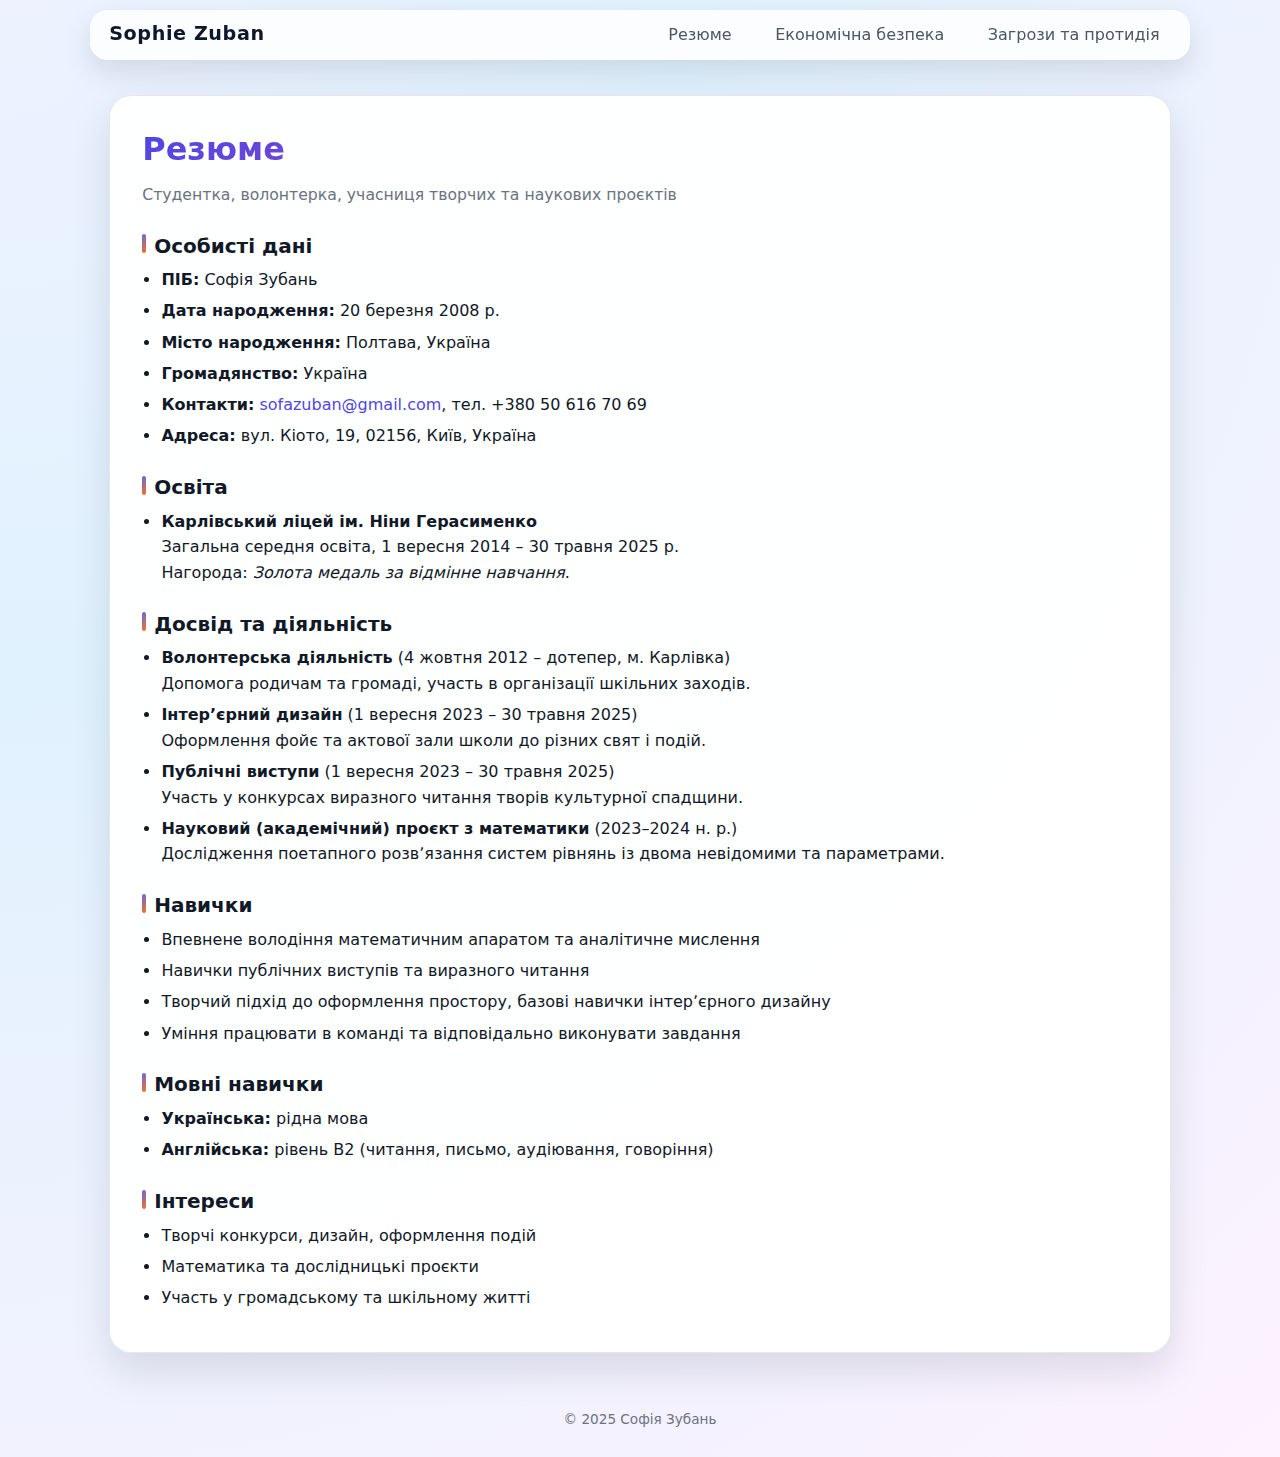
<file: index.html>
<!DOCTYPE html>
<html lang="uk">
<head>
    <meta charset="UTF-8">
    <title>Резюме – Софія Зубань</title>
    <link rel="stylesheet" href="style.css">
</head>
<body>
<header>
    <nav class="nav">
        <a href="index.html" class="logo">Sophie Zuban</a>
        <div class="menu">
            <a href="index.html">Резюме</a>
            <a href="security.html">Економічна безпека</a>
            <a href="threats.html">Загрози та протидія</a>
        </div>
    </nav>
</header>

<main class="container">
    <section class="card">
        <h1>Резюме</h1>
        <p class="subtitle">Студентка, волонтерка, учасниця творчих та наукових проєктів</p>

        <h2>Особисті дані</h2>
        <ul>
            <li><strong>ПІБ:</strong> Софія Зубань</li>
            <li><strong>Дата народження:</strong> 20 березня 2008 р.</li>
            <li><strong>Місто народження:</strong> Полтава, Україна</li>
            <li><strong>Громадянство:</strong> Україна</li>
            <li><strong>Контакти:</strong> <a href="mailto:sofazuban@gmail.com">sofazuban@gmail.com</a>, 
                тел. +380 50 616 70 69</li>
            <li><strong>Адреса:</strong> вул. Кіото, 19, 02156, Київ, Україна</li>
        </ul>

        <h2>Освіта</h2>
        <ul>
            <li>
                <strong>Карлівський ліцей ім. Ніни Герасименко</strong><br>
                Загальна середня освіта, 1 вересня 2014 – 30 травня 2025 р.<br>
                Нагорода: <em>Золота медаль за відмінне навчання</em>.
            </li>
        </ul>

        <h2>Досвід та діяльність</h2>
        <ul>
            <li>
                <strong>Волонтерська діяльність</strong> (4 жовтня 2012 – дотепер, м. Карлівка)<br>
                Допомога родичам та громаді, участь в організації шкільних заходів.
            </li>
            <li>
                <strong>Інтер’єрний дизайн</strong> (1 вересня 2023 – 30 травня 2025)<br>
                Оформлення фойє та актової зали школи до різних свят і подій.
            </li>
            <li>
                <strong>Публічні виступи</strong> (1 вересня 2023 – 30 травня 2025)<br>
                Участь у конкурсах виразного читання творів культурної спадщини.
            </li>
            <li>
                <strong>Науковий (академічний) проєкт з математики</strong> (2023–2024 н. р.)<br>
                Дослідження поетапного розвʼязання систем рівнянь із двома невідомими та параметрами.
            </li>
        </ul>

        <h2>Навички</h2>
        <ul>
            <li>Впевнене володіння математичним апаратом та аналітичне мислення</li>
            <li>Навички публічних виступів та виразного читання</li>
            <li>Творчий підхід до оформлення простору, базові навички інтерʼєрного дизайну</li>
            <li>Уміння працювати в команді та відповідально виконувати завдання</li>
        </ul>

        <h2>Мовні навички</h2>
        <ul>
            <li><strong>Українська:</strong> рідна мова</li>
            <li><strong>Англійська:</strong> рівень B2 (читання, письмо, аудіювання, говоріння)</li>
        </ul>

        <h2>Інтереси</h2>
        <ul>
            <li>Творчі конкурси, дизайн, оформлення подій</li>
            <li>Математика та дослідницькі проєкти</li>
            <li>Участь у громадському та шкільному житті</li>
        </ul>
    </section>
</main>

<footer>
    <p>© 2025 Софія Зубань</p>
</footer>
</body>
</html>
</file>
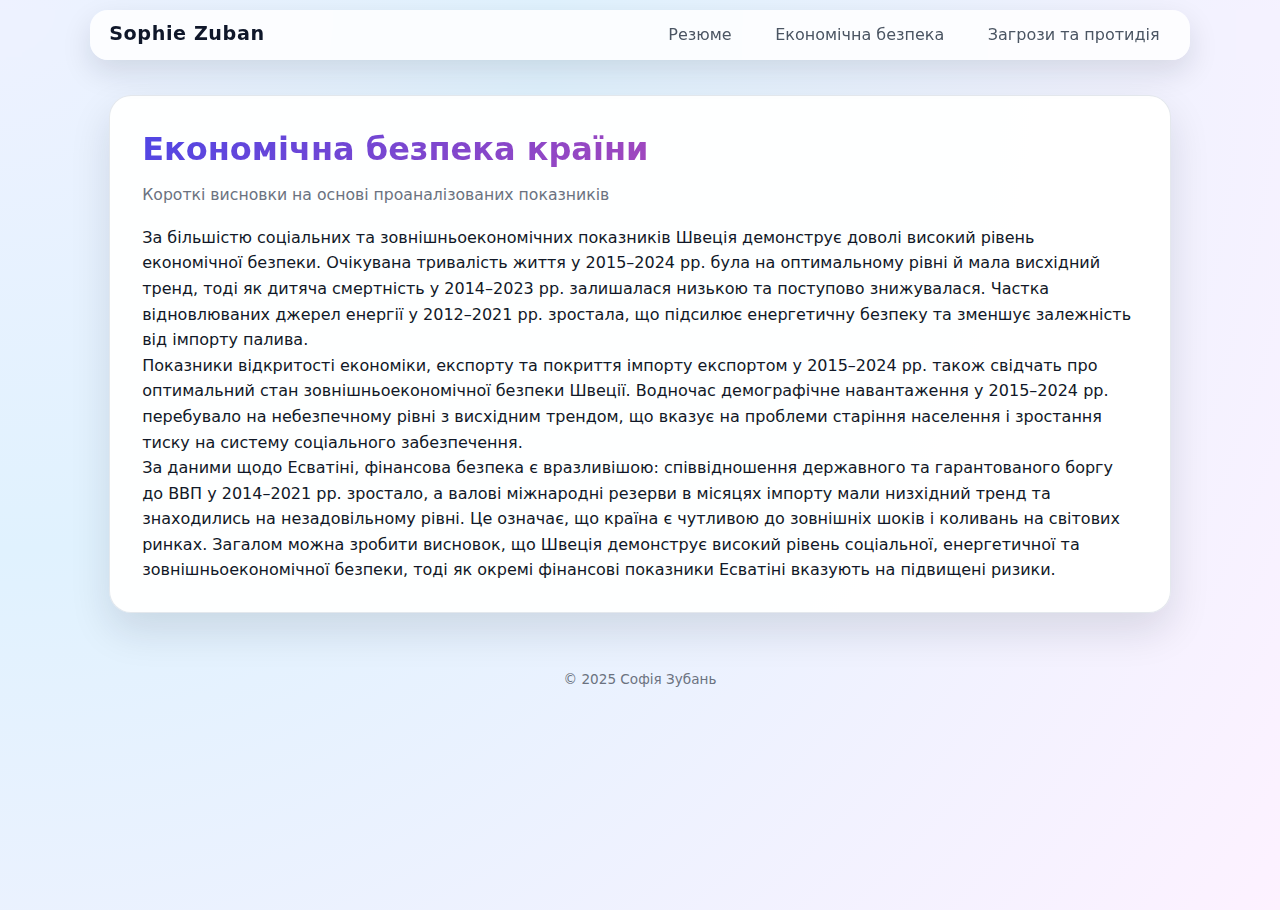
<file: security.html>
<!DOCTYPE html>
<html lang="uk">
<head>
    <meta charset="UTF-8">
    <title>Економічна безпека країни</title>
    <link rel="stylesheet" href="style.css">
</head>
<body>
<header>
    <nav class="nav">
        <a href="index.html" class="logo">Sophie Zuban</a>
        <div class="menu">
            <a href="index.html">Резюме</a>
            <a href="security.html">Економічна безпека</a>
            <a href="threats.html">Загрози та протидія</a>
        </div>
    </nav>
</header>

<main class="container">
    <section class="card">
        <h1>Економічна безпека країни</h1>
        <p class="subtitle">Короткі висновки на основі проаналізованих показників</p>

        <p>
            За більшістю соціальних та зовнішньоекономічних показників Швеція демонструє 
            доволі високий рівень економічної безпеки. Очікувана тривалість життя у 2015–2024 рр. 
            була на оптимальному рівні й мала висхідний тренд, тоді як дитяча смертність у 2014–2023 рр. 
            залишалася низькою та поступово знижувалася. Частка відновлюваних джерел енергії у 2012–2021 рр. 
            зростала, що підсилює енергетичну безпеку та зменшує залежність від імпорту палива.
        </p>

        <p>
            Показники відкритості економіки, експорту та покриття імпорту експортом у 2015–2024 рр. 
            також свідчать про оптимальний стан зовнішньоекономічної безпеки Швеції. 
            Водночас демографічне навантаження у 2015–2024 рр. перебувало на небезпечному рівні 
            з висхідним трендом, що вказує на проблеми старіння населення і зростання тиску 
            на систему соціального забезпечення. 
        </p>

        <p>
            За даними щодо Есватіні, фінансова безпека є вразливішою: співвідношення державного 
            та гарантованого боргу до ВВП у 2014–2021 рр. зростало, а валові міжнародні резерви 
            в місяцях імпорту мали низхідний тренд та знаходились на незадовільному рівні. 
            Це означає, що країна є чутливою до зовнішніх шоків і коливань на світових ринках. 
            Загалом можна зробити висновок, що Швеція демонструє високий рівень соціальної, 
            енергетичної та зовнішньоекономічної безпеки, тоді як окремі фінансові показники 
            Есватіні вказують на підвищені ризики.
        </p>
    </section>
</main>

<footer>
    <p>© 2025 Софія Зубань</p>
</footer>
</body>
</html>
</file>
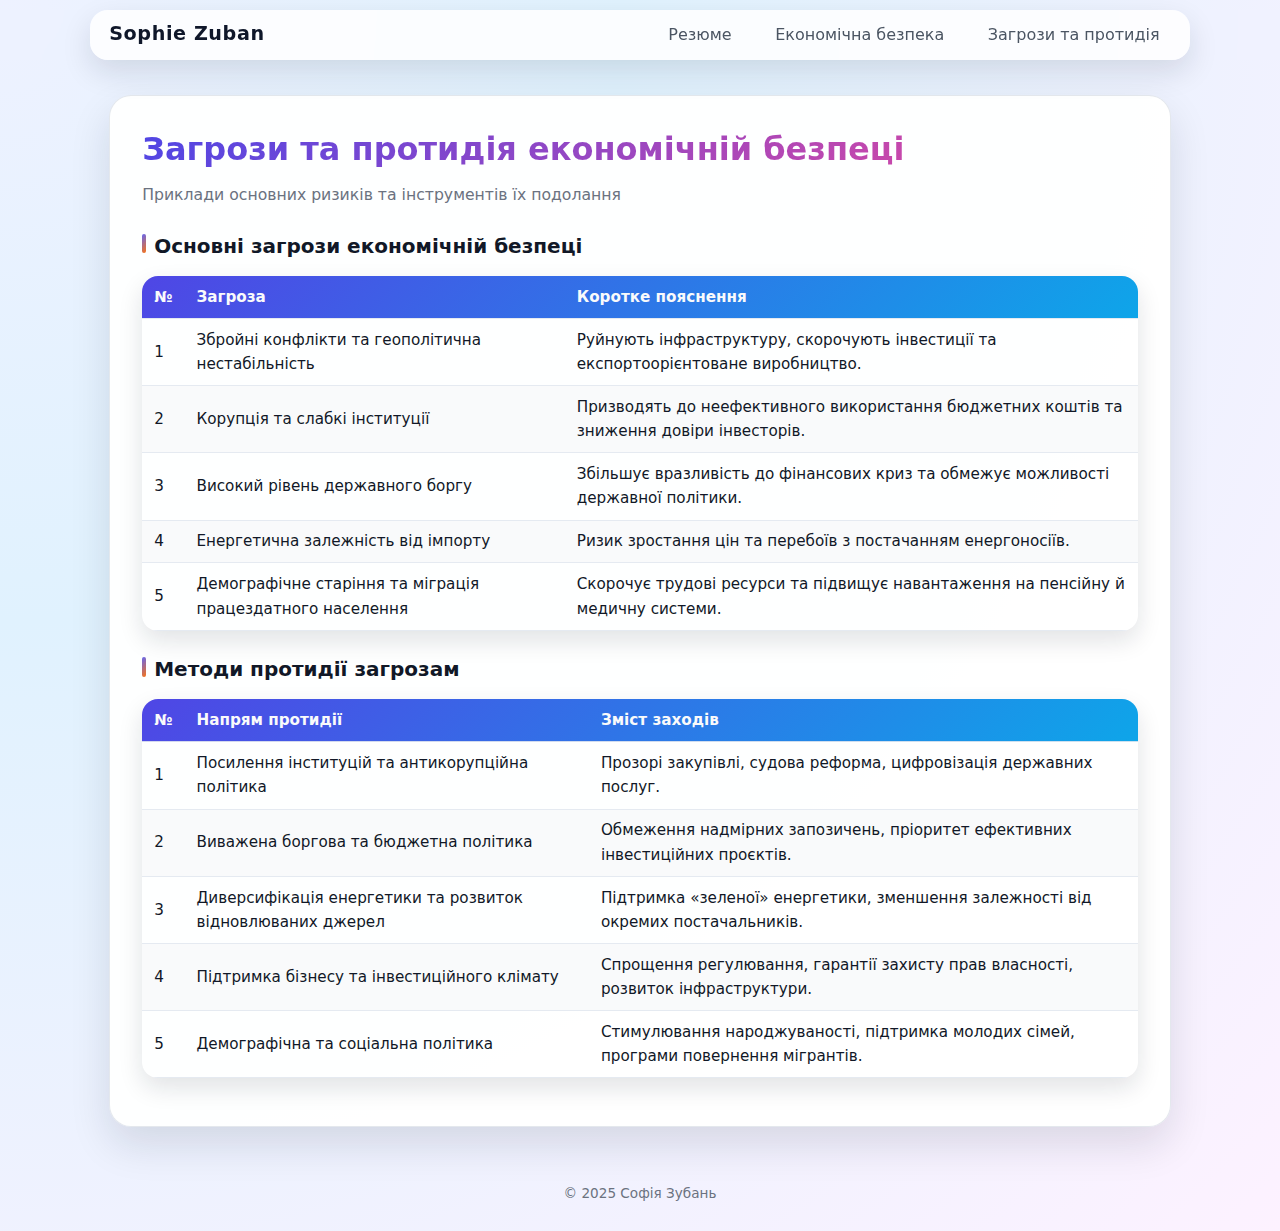
<file: threats.html>
<!DOCTYPE html>
<html lang="uk">
<head>
    <meta charset="UTF-8">
    <title>Загрози та протидія</title>
    <link rel="stylesheet" href="style.css">
</head>
<body>
<header>
    <nav class="nav">
        <a href="index.html" class="logo">Sophie Zuban</a>
        <div class="menu">
            <a href="index.html">Резюме</a>
            <a href="security.html">Економічна безпека</a>
            <a href="threats.html">Загрози та протидія</a>
        </div>
    </nav>
</header>

<main class="container">
    <section class="card">
        <h1>Загрози та протидія економічній безпеці</h1>
        <p class="subtitle">Приклади основних ризиків та інструментів їх подолання</p>

        <h2>Основні загрози економічній безпеці</h2>
        <table class="table">
            <thead>
                <tr>
                    <th>№</th>
                    <th>Загроза</th>
                    <th>Коротке пояснення</th>
                </tr>
            </thead>
            <tbody>
                <tr>
                    <td>1</td>
                    <td>Збройні конфлікти та геополітична нестабільність</td>
                    <td>Руйнують інфраструктуру, скорочують інвестиції та експортоорієнтоване виробництво.</td>
                </tr>
                <tr>
                    <td>2</td>
                    <td>Корупція та слабкі інституції</td>
                    <td>Призводять до неефективного використання бюджетних коштів та зниження довіри інвесторів.</td>
                </tr>
                <tr>
                    <td>3</td>
                    <td>Високий рівень державного боргу</td>
                    <td>Збільшує вразливість до фінансових криз та обмежує можливості державної політики.</td>
                </tr>
                <tr>
                    <td>4</td>
                    <td>Енергетична залежність від імпорту</td>
                    <td>Ризик зростання цін та перебоїв з постачанням енергоносіїв.</td>
                </tr>
                <tr>
                    <td>5</td>
                    <td>Демографічне старіння та міграція працездатного населення</td>
                    <td>Скорочує трудові ресурси та підвищує навантаження на пенсійну й медичну системи.</td>
                </tr>
            </tbody>
        </table>

        <h2>Методи протидії загрозам</h2>
        <table class="table">
            <thead>
                <tr>
                    <th>№</th>
                    <th>Напрям протидії</th>
                    <th>Зміст заходів</th>
                </tr>
            </thead>
            <tbody>
                <tr>
                    <td>1</td>
                    <td>Посилення інституцій та антикорупційна політика</td>
                    <td>Прозорі закупівлі, судова реформа, цифровізація державних послуг.</td>
                </tr>
                <tr>
                    <td>2</td>
                    <td>Виважена боргова та бюджетна політика</td>
                    <td>Обмеження надмірних запозичень, пріоритет ефективних інвестиційних проєктів.</td>
                </tr>
                <tr>
                    <td>3</td>
                    <td>Диверсифікація енергетики та розвиток відновлюваних джерел</td>
                    <td>Підтримка «зеленої» енергетики, зменшення залежності від окремих постачальників.</td>
                </tr>
                <tr>
                    <td>4</td>
                    <td>Підтримка бізнесу та інвестиційного клімату</td>
                    <td>Спрощення регулювання, гарантії захисту прав власності, розвиток інфраструктури.</td>
                </tr>
                <tr>
                    <td>5</td>
                    <td>Демографічна та соціальна політика</td>
                    <td>Стимулювання народжуваності, підтримка молодих сімей, програми повернення мігрантів.</td>
                </tr>
            </tbody>
        </table>
    </section>
</main>

<footer>
    <p>© 2025 Софія Зубань</p>
</footer>
</body>
</html>
</file>
<file: style.css>
/* Скидання відступів та базові налаштування */
* {
    box-sizing: border-box;
    margin: 0;
    padding: 0;
}

body {
    font-family: system-ui, -apple-system, BlinkMacSystemFont, "Segoe UI", sans-serif;
    background: radial-gradient(circle at top left, #eef2ff 0, #e0f2fe 35%, #fdf2ff 100%);
    color: #111827;
    line-height: 1.6;
    min-height: 100vh;
}

/* ---------- Хедер і меню ---------- */

header {
    position: sticky;
    top: 0;
    z-index: 20;
    backdrop-filter: blur(14px);
}

.nav {
    max-width: 1100px;
    margin: 0 auto;
    padding: 0.6rem 1.2rem;
    display: flex;
    align-items: center;
    justify-content: space-between;
    background: rgba(255, 255, 255, 0.85);
    border-radius: 18px;
    margin-top: 0.6rem;
    box-shadow: 0 12px 30px rgba(15, 23, 42, 0.12);
}

.logo {
    font-weight: 700;
    text-decoration: none;
    color: #0f172a;
    font-size: 1.2rem;
    letter-spacing: 0.03em;
}

.menu a {
    margin-left: 1rem;
    text-decoration: none;
    color: #4b5563;
    font-weight: 500;
    padding: 0.35rem 0.7rem;
    border-radius: 999px;
    transition: all 0.2s ease;
}

.menu a:hover {
    background: linear-gradient(135deg, #6366f1, #ec4899);
    color: #ffffff;
    box-shadow: 0 6px 14px rgba(99, 102, 241, 0.35);
}

/* ---------- Основний контейнер ---------- */

.container {
    max-width: 1100px;
    margin: 2.2rem auto 2.4rem;
    padding: 0 1.2rem;
}

/* Картка сторінки */
.card {
    background: rgba(255, 255, 255, 0.95);
    padding: 1.8rem 2rem;
    border-radius: 22px;
    box-shadow: 0 18px 40px rgba(15, 23, 42, 0.12);
    border: 1px solid rgba(148, 163, 184, 0.25);
    animation: cardFade 0.4s ease-out;
}

@keyframes cardFade {
    from {
        opacity: 0;
        transform: translateY(10px);
    }
    to {
        opacity: 1;
        transform: translateY(0);
    }
}

/* ---------- Текстові стилі ---------- */

h1 {
    font-size: 2rem;
    margin-bottom: 0.4rem;
    background: linear-gradient(135deg, #4f46e5, #ec4899);
    -webkit-background-clip: text;
    color: transparent;
}

h2 {
    font-size: 1.25rem;
    margin-top: 1.4rem;
    margin-bottom: 0.35rem;
    color: #111827;
    position: relative;
    padding-left: 0.75rem;
}

h2::before {
    content: "";
    position: absolute;
    left: 0;
    top: 0.28rem;
    width: 4px;
    height: 1.2rem;
    border-radius: 999px;
    background: linear-gradient(135deg, #6366f1, #f97316);
}

.subtitle {
    margin-bottom: 1.1rem;
    color: #6b7280;
    font-size: 0.98rem;
}

ul {
    margin-left: 1.2rem;
    margin-bottom: 0.8rem;
}

ul li {
    margin-bottom: 0.35rem;
}

/* Посилання */
a {
    color: #4f46e5;
    text-decoration: none;
    position: relative;
}

a::after {
    content: "";
    position: absolute;
    left: 0;
    bottom: -2px;
    width: 100%;
    height: 2px;
    background: linear-gradient(135deg, #6366f1, #ec4899);
    transform: scaleX(0);
    transform-origin: left;
    transition: transform 0.18s ease;
}

a:hover::after {
    transform: scaleX(1);
}

/* ---------- Таблиці ---------- */

.table {
    width: 100%;
    border-collapse: collapse;
    margin-top: 0.9rem;
    margin-bottom: 1.2rem;
    font-size: 0.95rem;
    overflow: hidden;
    border-radius: 16px;
    box-shadow: 0 10px 24px rgba(15, 23, 42, 0.12);
}

.table thead {
    background: linear-gradient(135deg, #4f46e5, #0ea5e9);
    color: #f9fafb;
    text-align: left;
}

.table th,
.table td {
    padding: 0.55rem 0.75rem;
    border-bottom: 1px solid rgba(226, 232, 240, 0.9);
}

.table tbody tr:nth-child(even) {
    background: #f9fafb;
}

.table tbody tr:hover {
    background: #e5edff;
}

/* ---------- Футер ---------- */

footer {
    text-align: center;
    padding: 1.1rem 0 1.6rem;
    font-size: 0.85rem;
    color: #6b7280;
}

/* ---------- Адаптив ---------- */

@media (max-width: 720px) {
    .nav {
        flex-direction: column;
        align-items: flex-start;
        gap: 0.45rem;
    }

    .menu {
        display: flex;
        flex-wrap: wrap;
    }
  .menu a {
        margin-left: 0;
        margin-right: 0.5rem;
        margin-bottom: 0.2rem;
    }

    .card {
        padding: 1.4rem 1.2rem;
        border-radius: 18px;
    }

    h1 {
        font-size: 1.6rem;
    }
}
</file>
